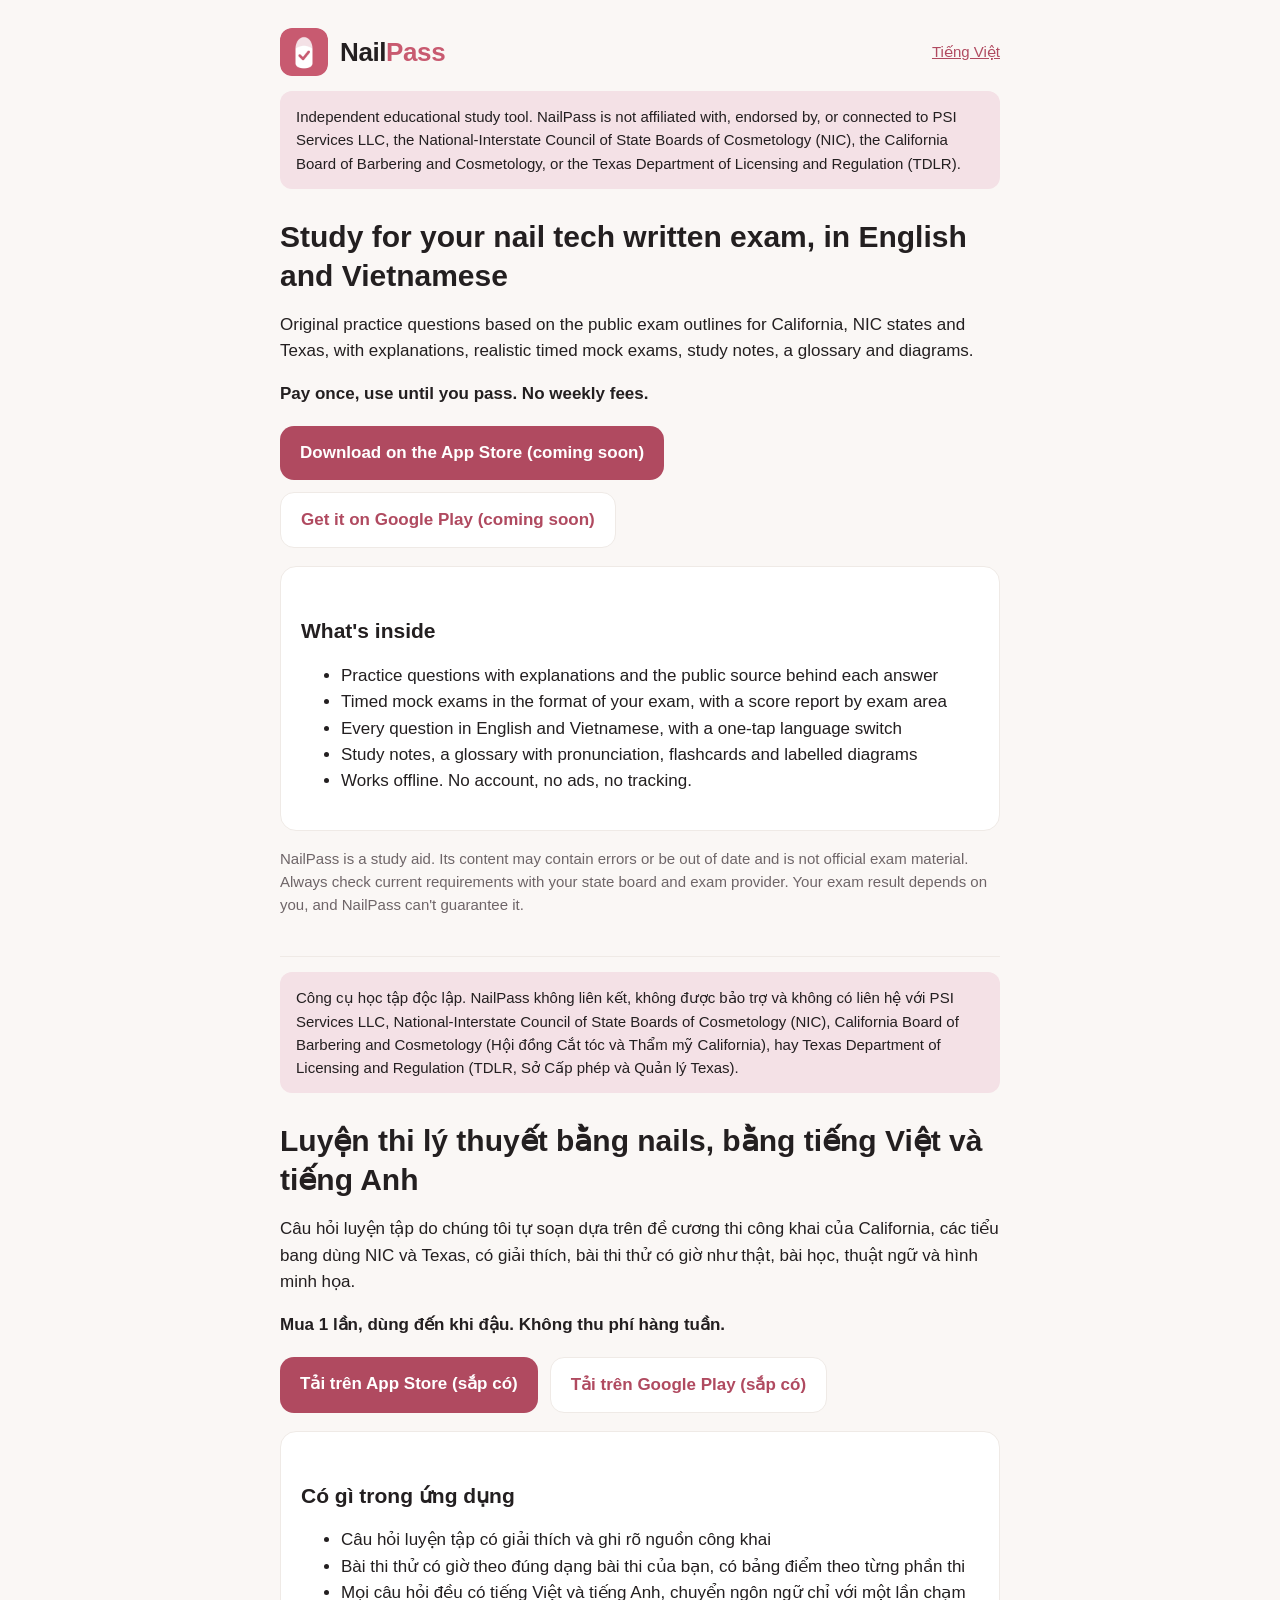
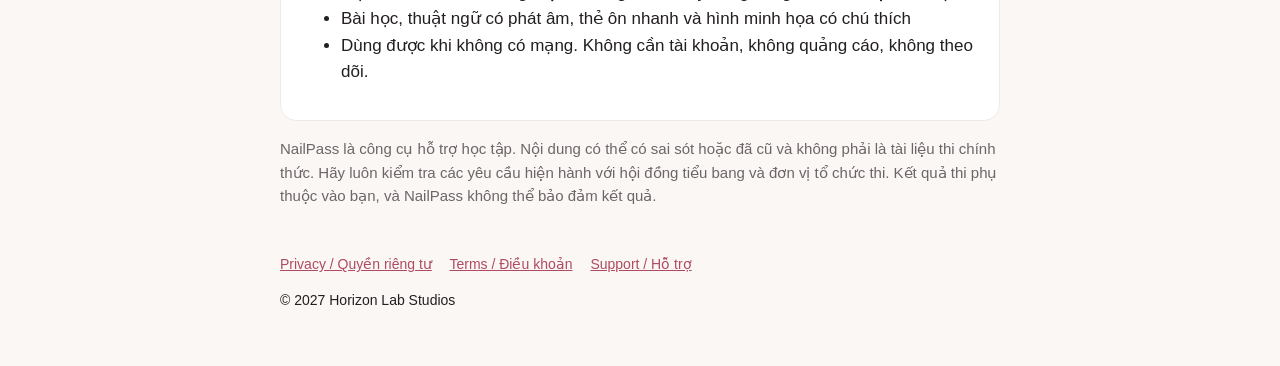
<file: index.html>
<!doctype html>
<html lang="en">
<head>
<meta charset="utf-8">
<meta name="viewport" content="width=device-width, initial-scale=1">
<title>NailPass: Nail Tech Exam Prep</title>
<meta name="description" content="Study for the nail technician written exam in English and Vietnamese. Practice questions, realistic mock exams and study notes. Independent study aid.">
<link rel="stylesheet" href="style.css">
<link rel="icon" href="icon.png">
</head>
<body>
<header>
  <img src="icon.png" alt="NailPass icon">
  <div class="wordmark">Nail<span>Pass</span></div>
  <nav class="lang"><a href="#vi" hreflang="vi">Tiếng Việt</a></nav>
</header>
<main>
  <section lang="en">
    <p class="notice">Independent educational study tool. NailPass is not affiliated with, endorsed by, or connected to PSI Services LLC, the National-Interstate Council of State Boards of Cosmetology (NIC), the California Board of Barbering and Cosmetology, or the Texas Department of Licensing and Regulation (TDLR).</p>
    <h1>Study for your nail tech written exam, in English and Vietnamese</h1>
    <p>Original practice questions based on the public exam outlines for California, NIC states and Texas, with explanations, realistic timed mock exams, study notes, a glossary and diagrams.</p>
    <p><strong>Pay once, use until you pass. No weekly fees.</strong></p>
    <div class="buttons">
      <a class="button" href="#" aria-disabled="true">Download on the App Store (coming soon)</a>
      <a class="button secondary" href="#" aria-disabled="true">Get it on Google Play (coming soon)</a>
    </div>
    <div class="card">
      <h2>What's inside</h2>
      <ul>
        <li>Practice questions with explanations and the public source behind each answer</li>
        <li>Timed mock exams in the format of your exam, with a score report by exam area</li>
        <li>Every question in English and Vietnamese, with a one-tap language switch</li>
        <li>Study notes, a glossary with pronunciation, flashcards and labelled diagrams</li>
        <li>Works offline. No account, no ads, no tracking.</li>
      </ul>
    </div>
    <p class="muted">NailPass is a study aid. Its content may contain errors or be out of date and is not official exam material. Always check current requirements with your state board and exam provider. Your exam result depends on you, and NailPass can't guarantee it.</p>
  </section>

  <section lang="vi" id="vi">
    <p class="notice">Công cụ học tập độc lập. NailPass không liên kết, không được bảo trợ và không có liên hệ với PSI Services LLC, National-Interstate Council of State Boards of Cosmetology (NIC), California Board of Barbering and Cosmetology (Hội đồng Cắt tóc và Thẩm mỹ California), hay Texas Department of Licensing and Regulation (TDLR, Sở Cấp phép và Quản lý Texas).</p>
    <h1>Luyện thi lý thuyết bằng nails, bằng tiếng Việt và tiếng Anh</h1>
    <p>Câu hỏi luyện tập do chúng tôi tự soạn dựa trên đề cương thi công khai của California, các tiểu bang dùng NIC và Texas, có giải thích, bài thi thử có giờ như thật, bài học, thuật ngữ và hình minh họa.</p>
    <p><strong>Mua 1 lần, dùng đến khi đậu. Không thu phí hàng tuần.</strong></p>
    <div class="buttons">
      <a class="button" href="#" aria-disabled="true">Tải trên App Store (sắp có)</a>
      <a class="button secondary" href="#" aria-disabled="true">Tải trên Google Play (sắp có)</a>
    </div>
    <div class="card">
      <h2>Có gì trong ứng dụng</h2>
      <ul>
        <li>Câu hỏi luyện tập có giải thích và ghi rõ nguồn công khai</li>
        <li>Bài thi thử có giờ theo đúng dạng bài thi của bạn, có bảng điểm theo từng phần thi</li>
        <li>Mọi câu hỏi đều có tiếng Việt và tiếng Anh, chuyển ngôn ngữ chỉ với một lần chạm</li>
        <li>Bài học, thuật ngữ có phát âm, thẻ ôn nhanh và hình minh họa có chú thích</li>
        <li>Dùng được khi không có mạng. Không cần tài khoản, không quảng cáo, không theo dõi.</li>
      </ul>
    </div>
    <p class="muted">NailPass là công cụ hỗ trợ học tập. Nội dung có thể có sai sót hoặc đã cũ và không phải là tài liệu thi chính thức. Hãy luôn kiểm tra các yêu cầu hiện hành với hội đồng tiểu bang và đơn vị tổ chức thi. Kết quả thi phụ thuộc vào bạn, và NailPass không thể bảo đảm kết quả.</p>
  </section>
</main>
<footer>
  <a href="privacy/">Privacy / Quyền riêng tư</a>
  <a href="terms/">Terms / Điều khoản</a>
  <a href="support/">Support / Hỗ trợ</a>
  <p>© 2027 Horizon Lab Studios</p>
</footer>
</body>
</html>
</file>
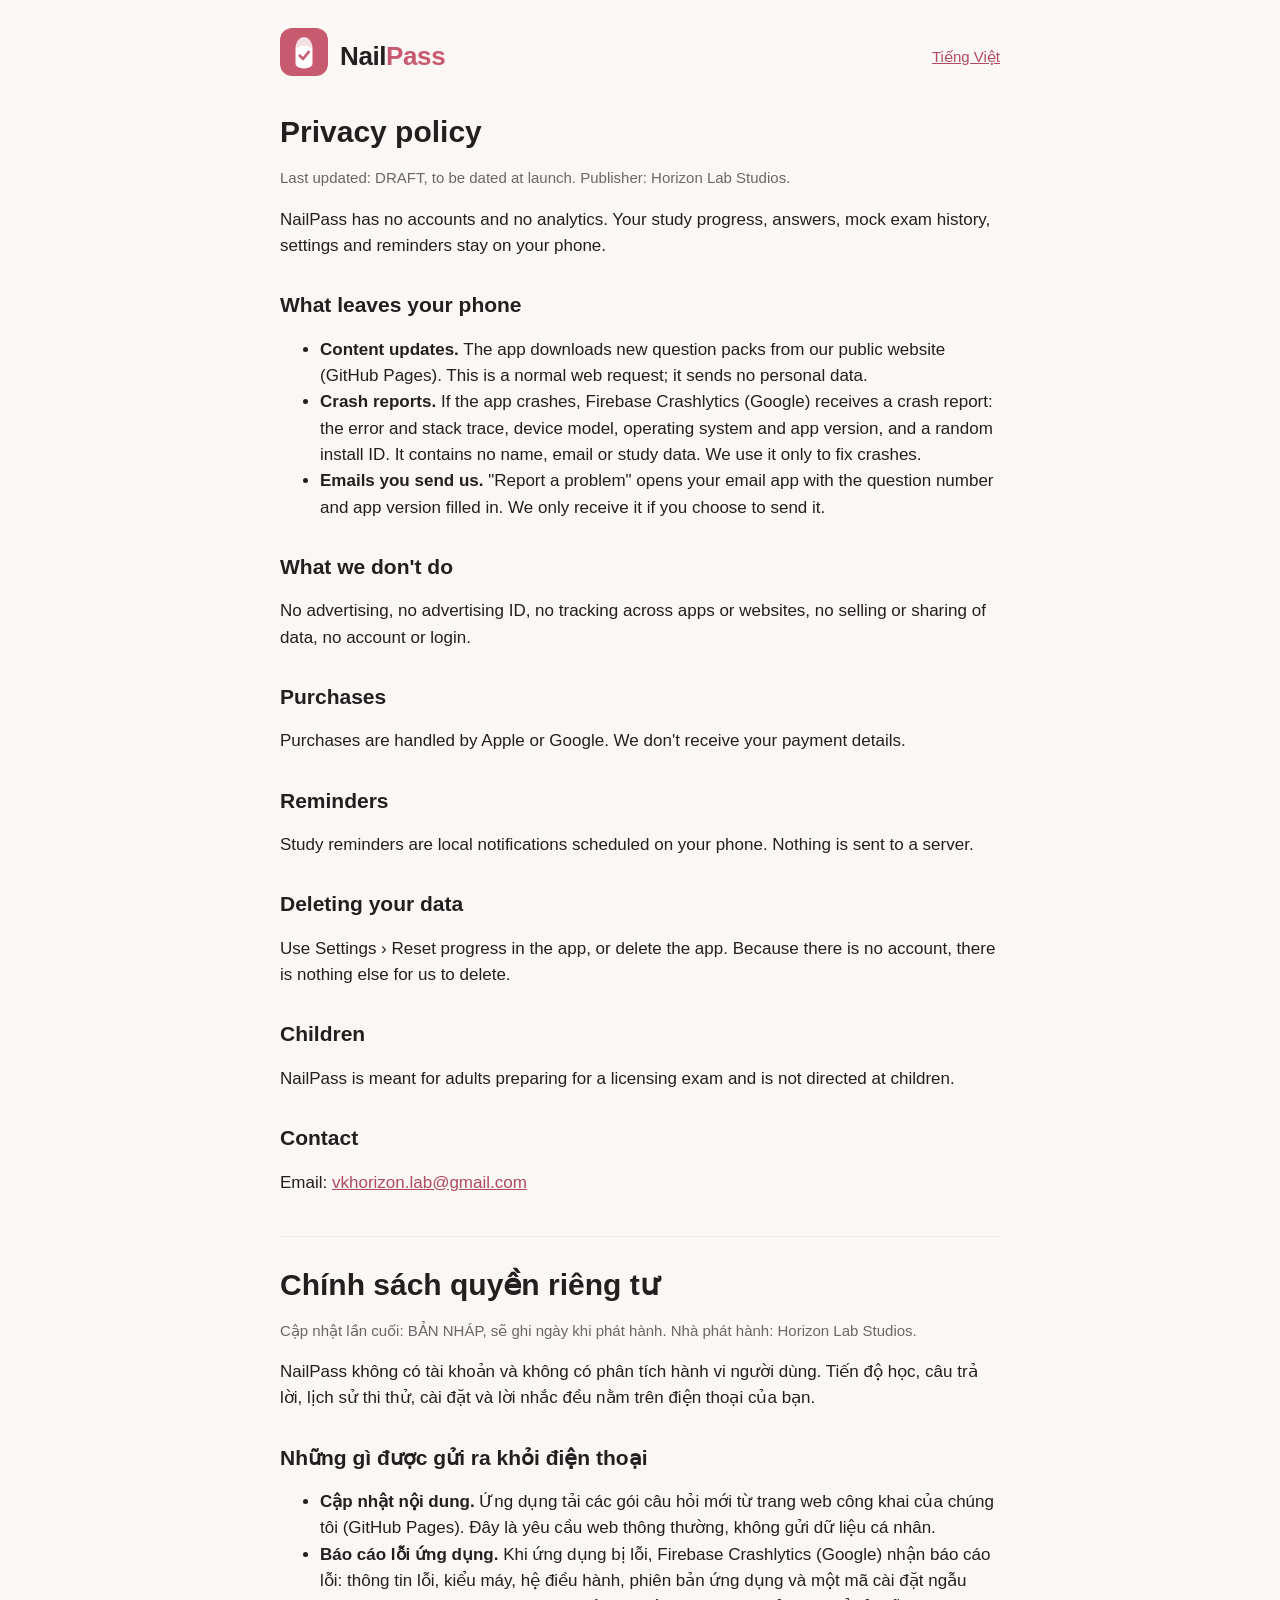
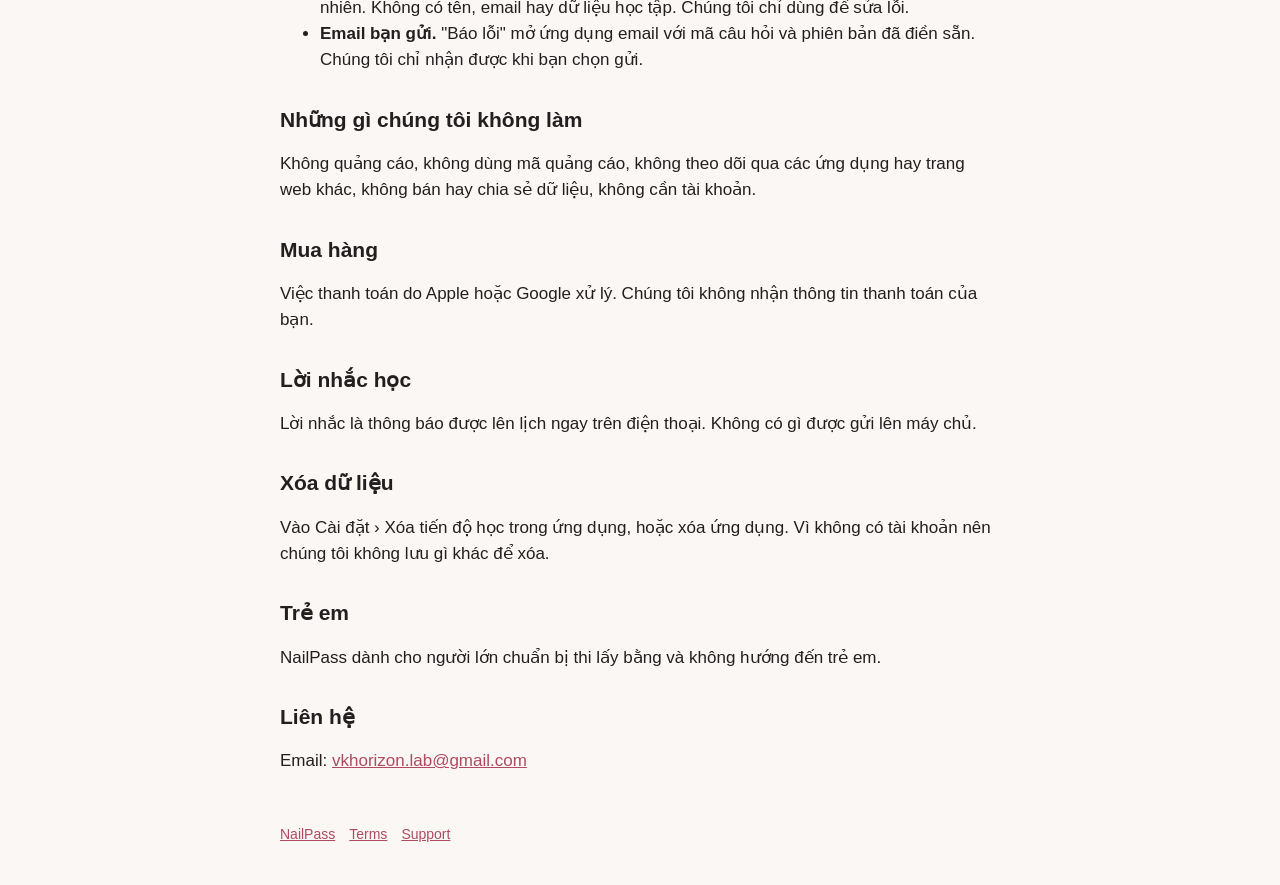
<file: privacy/index.html>
<!doctype html>
<html lang="en">
<head>
<meta charset="utf-8">
<meta name="viewport" content="width=device-width, initial-scale=1">
<title>NailPass privacy policy</title>
<link rel="stylesheet" href="../style.css">
<link rel="icon" href="../icon.png">
</head>
<body>
<header>
  <a href="../"><img src="../icon.png" alt="NailPass home"></a>
  <div class="wordmark">Nail<span>Pass</span></div>
  <nav class="lang"><a href="#vi" hreflang="vi">Tiếng Việt</a></nav>
</header>
<main>
<section lang="en">
  <h1>Privacy policy</h1>
  <p class="muted">Last updated: DRAFT, to be dated at launch. Publisher: Horizon Lab Studios.</p>
  <p>NailPass has no accounts and no analytics. Your study progress, answers, mock exam history, settings and reminders stay on your phone.</p>
  <h2>What leaves your phone</h2>
  <ul>
    <li><strong>Content updates.</strong> The app downloads new question packs from our public website (GitHub Pages). This is a normal web request; it sends no personal data.</li>
    <li><strong>Crash reports.</strong> If the app crashes, Firebase Crashlytics (Google) receives a crash report: the error and stack trace, device model, operating system and app version, and a random install ID. It contains no name, email or study data. We use it only to fix crashes.</li>
    <li><strong>Emails you send us.</strong> "Report a problem" opens your email app with the question number and app version filled in. We only receive it if you choose to send it.</li>
  </ul>
  <h2>What we don't do</h2>
  <p>No advertising, no advertising ID, no tracking across apps or websites, no selling or sharing of data, no account or login.</p>
  <h2>Purchases</h2>
  <p>Purchases are handled by Apple or Google. We don't receive your payment details.</p>
  <h2>Reminders</h2>
  <p>Study reminders are local notifications scheduled on your phone. Nothing is sent to a server.</p>
  <h2>Deleting your data</h2>
  <p>Use Settings › Reset progress in the app, or delete the app. Because there is no account, there is nothing else for us to delete.</p>
  <h2>Children</h2>
  <p>NailPass is meant for adults preparing for a licensing exam and is not directed at children.</p>
  <h2>Contact</h2>
  <p>Email: <a href="mailto:vkhorizon.lab@gmail.com">vkhorizon.lab@gmail.com</a></p>
</section>
<section lang="vi" id="vi">
  <h1>Chính sách quyền riêng tư</h1>
  <p class="muted">Cập nhật lần cuối: BẢN NHÁP, sẽ ghi ngày khi phát hành. Nhà phát hành: Horizon Lab Studios.</p>
  <p>NailPass không có tài khoản và không có phân tích hành vi người dùng. Tiến độ học, câu trả lời, lịch sử thi thử, cài đặt và lời nhắc đều nằm trên điện thoại của bạn.</p>
  <h2>Những gì được gửi ra khỏi điện thoại</h2>
  <ul>
    <li><strong>Cập nhật nội dung.</strong> Ứng dụng tải các gói câu hỏi mới từ trang web công khai của chúng tôi (GitHub Pages). Đây là yêu cầu web thông thường, không gửi dữ liệu cá nhân.</li>
    <li><strong>Báo cáo lỗi ứng dụng.</strong> Khi ứng dụng bị lỗi, Firebase Crashlytics (Google) nhận báo cáo lỗi: thông tin lỗi, kiểu máy, hệ điều hành, phiên bản ứng dụng và một mã cài đặt ngẫu nhiên. Không có tên, email hay dữ liệu học tập. Chúng tôi chỉ dùng để sửa lỗi.</li>
    <li><strong>Email bạn gửi.</strong> "Báo lỗi" mở ứng dụng email với mã câu hỏi và phiên bản đã điền sẵn. Chúng tôi chỉ nhận được khi bạn chọn gửi.</li>
  </ul>
  <h2>Những gì chúng tôi không làm</h2>
  <p>Không quảng cáo, không dùng mã quảng cáo, không theo dõi qua các ứng dụng hay trang web khác, không bán hay chia sẻ dữ liệu, không cần tài khoản.</p>
  <h2>Mua hàng</h2>
  <p>Việc thanh toán do Apple hoặc Google xử lý. Chúng tôi không nhận thông tin thanh toán của bạn.</p>
  <h2>Lời nhắc học</h2>
  <p>Lời nhắc là thông báo được lên lịch ngay trên điện thoại. Không có gì được gửi lên máy chủ.</p>
  <h2>Xóa dữ liệu</h2>
  <p>Vào Cài đặt › Xóa tiến độ học trong ứng dụng, hoặc xóa ứng dụng. Vì không có tài khoản nên chúng tôi không lưu gì khác để xóa.</p>
  <h2>Trẻ em</h2>
  <p>NailPass dành cho người lớn chuẩn bị thi lấy bằng và không hướng đến trẻ em.</p>
  <h2>Liên hệ</h2>
  <p>Email: <a href="mailto:vkhorizon.lab@gmail.com">vkhorizon.lab@gmail.com</a></p>
</section>
</main>
<footer><a href="../">NailPass</a><a href="../terms/">Terms</a><a href="../support/">Support</a></footer>
</body>
</html>
</file>
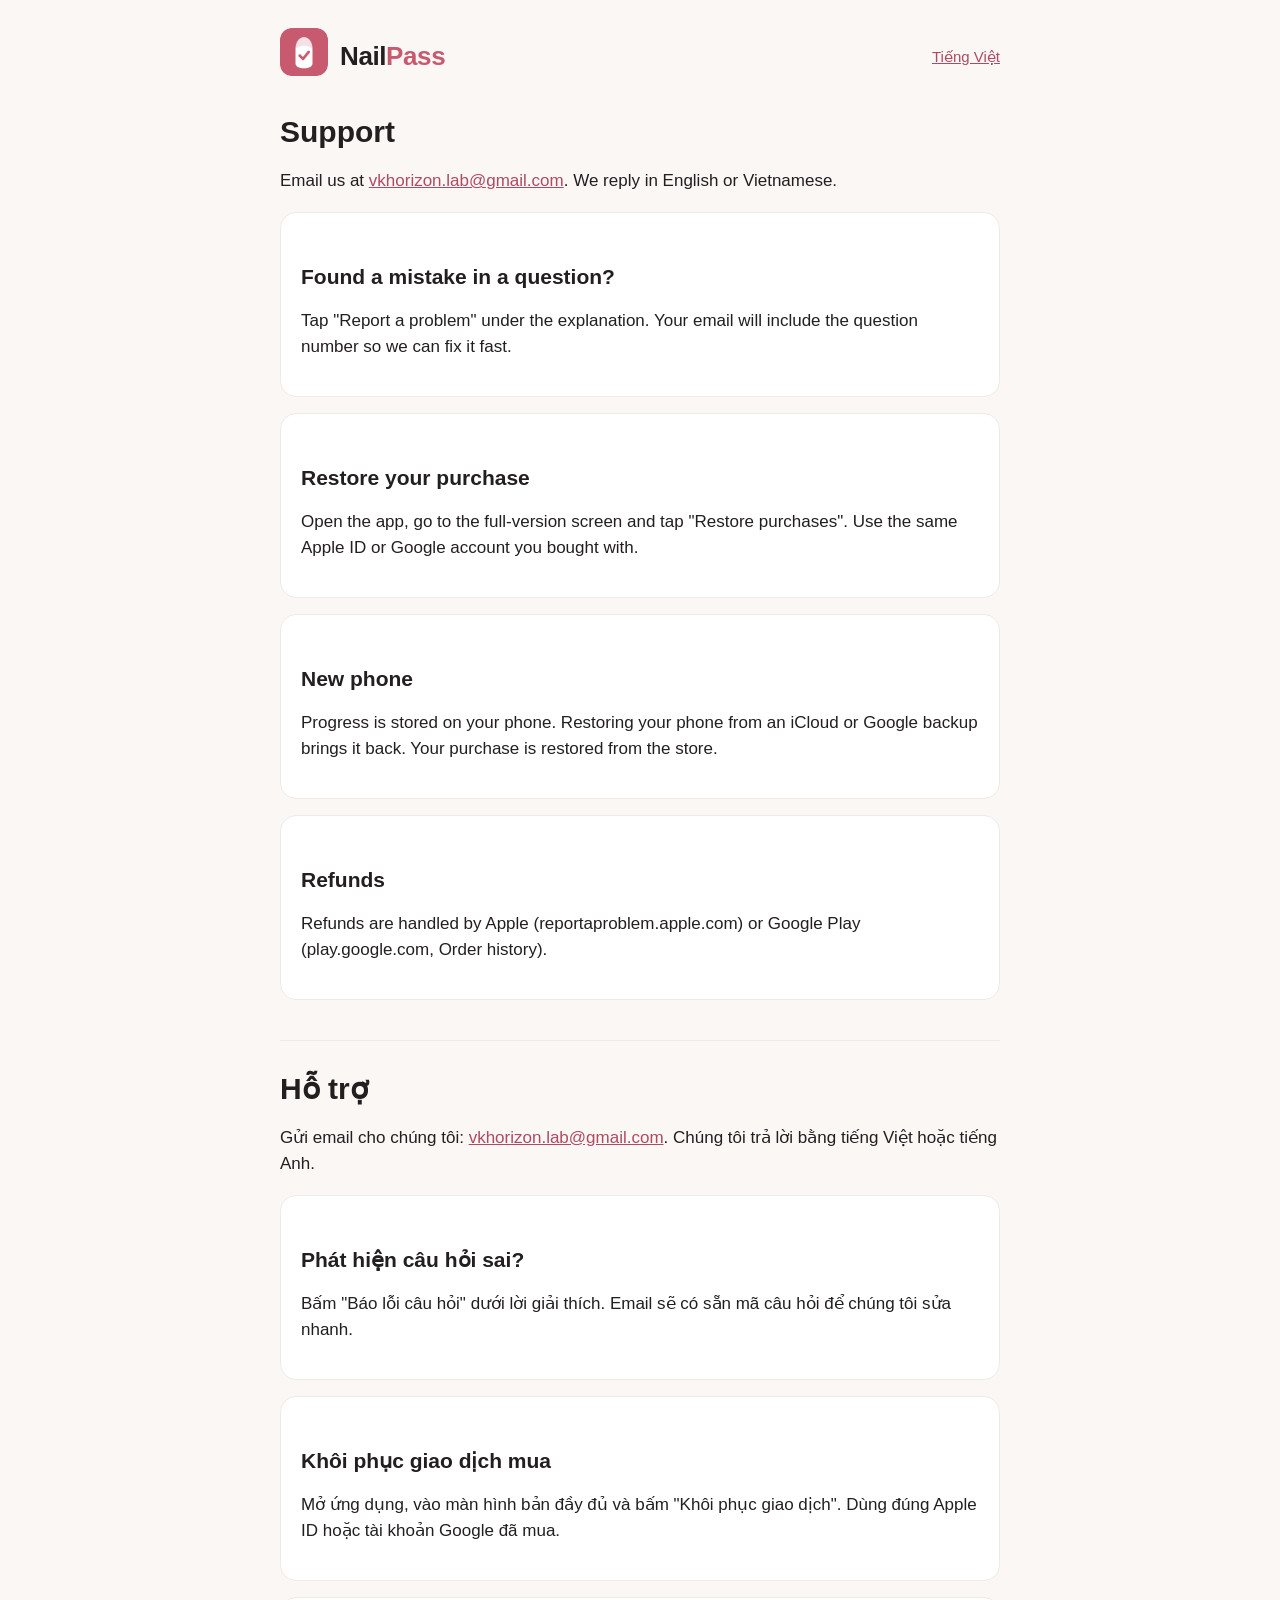
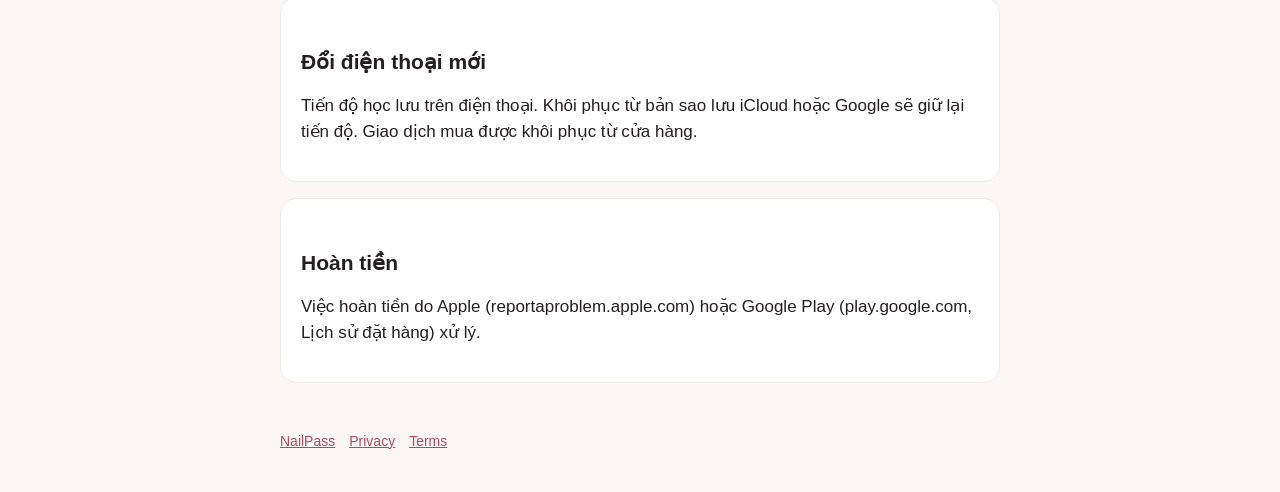
<file: support/index.html>
<!doctype html>
<html lang="en">
<head>
<meta charset="utf-8">
<meta name="viewport" content="width=device-width, initial-scale=1">
<title>NailPass support</title>
<link rel="stylesheet" href="../style.css">
<link rel="icon" href="../icon.png">
</head>
<body>
<header>
  <a href="../"><img src="../icon.png" alt="NailPass home"></a>
  <div class="wordmark">Nail<span>Pass</span></div>
  <nav class="lang"><a href="#vi" hreflang="vi">Tiếng Việt</a></nav>
</header>
<main>
<section lang="en">
  <h1>Support</h1>
  <p>Email us at <a href="mailto:vkhorizon.lab@gmail.com">vkhorizon.lab@gmail.com</a>. We reply in English or Vietnamese.</p>
  <div class="card">
    <h2>Found a mistake in a question?</h2>
    <p>Tap "Report a problem" under the explanation. Your email will include the question number so we can fix it fast.</p>
  </div>
  <div class="card">
    <h2>Restore your purchase</h2>
    <p>Open the app, go to the full-version screen and tap "Restore purchases". Use the same Apple ID or Google account you bought with.</p>
  </div>
  <div class="card">
    <h2>New phone</h2>
    <p>Progress is stored on your phone. Restoring your phone from an iCloud or Google backup brings it back. Your purchase is restored from the store.</p>
  </div>
  <div class="card">
    <h2>Refunds</h2>
    <p>Refunds are handled by Apple (reportaproblem.apple.com) or Google Play (play.google.com, Order history).</p>
  </div>
</section>
<section lang="vi" id="vi">
  <h1>Hỗ trợ</h1>
  <p>Gửi email cho chúng tôi: <a href="mailto:vkhorizon.lab@gmail.com">vkhorizon.lab@gmail.com</a>. Chúng tôi trả lời bằng tiếng Việt hoặc tiếng Anh.</p>
  <div class="card">
    <h2>Phát hiện câu hỏi sai?</h2>
    <p>Bấm "Báo lỗi câu hỏi" dưới lời giải thích. Email sẽ có sẵn mã câu hỏi để chúng tôi sửa nhanh.</p>
  </div>
  <div class="card">
    <h2>Khôi phục giao dịch mua</h2>
    <p>Mở ứng dụng, vào màn hình bản đầy đủ và bấm "Khôi phục giao dịch". Dùng đúng Apple ID hoặc tài khoản Google đã mua.</p>
  </div>
  <div class="card">
    <h2>Đổi điện thoại mới</h2>
    <p>Tiến độ học lưu trên điện thoại. Khôi phục từ bản sao lưu iCloud hoặc Google sẽ giữ lại tiến độ. Giao dịch mua được khôi phục từ cửa hàng.</p>
  </div>
  <div class="card">
    <h2>Hoàn tiền</h2>
    <p>Việc hoàn tiền do Apple (reportaproblem.apple.com) hoặc Google Play (play.google.com, Lịch sử đặt hàng) xử lý.</p>
  </div>
</section>
</main>
<footer><a href="../">NailPass</a><a href="../privacy/">Privacy</a><a href="../terms/">Terms</a></footer>
</body>
</html>
</file>
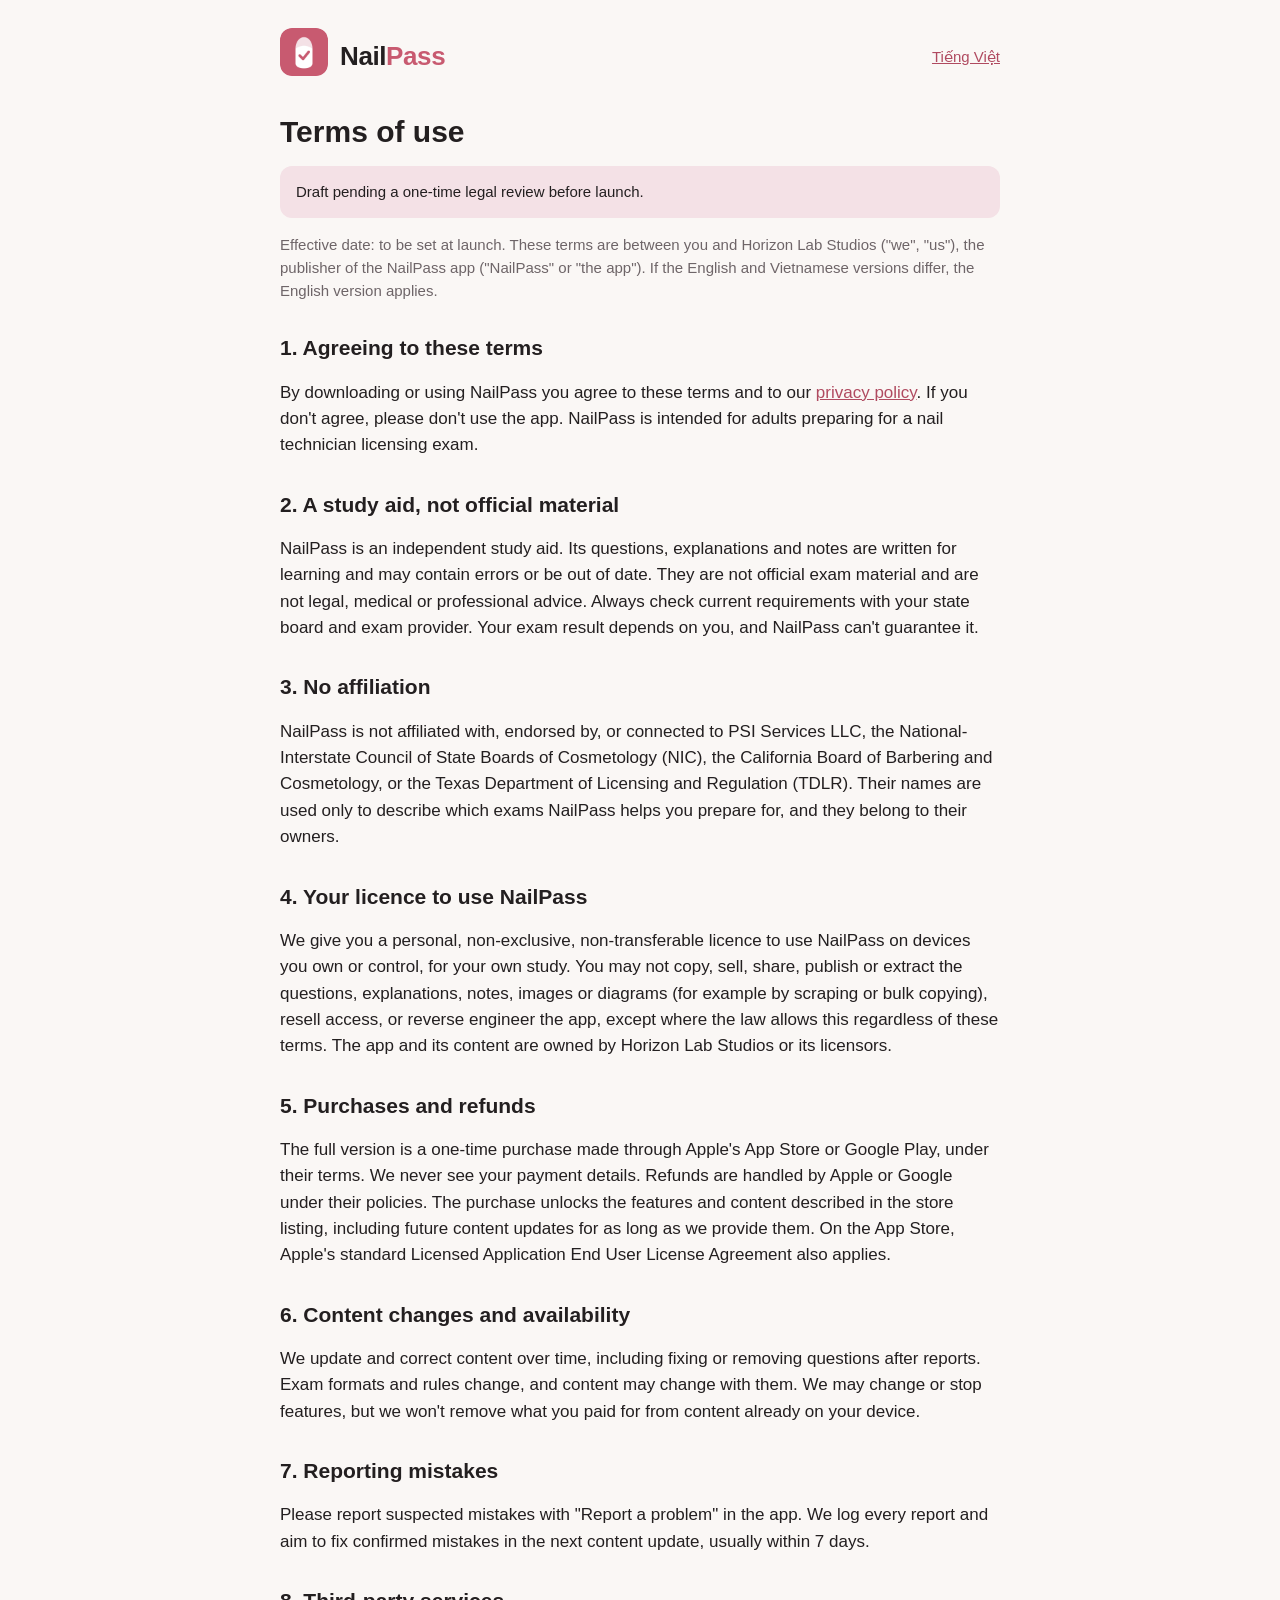
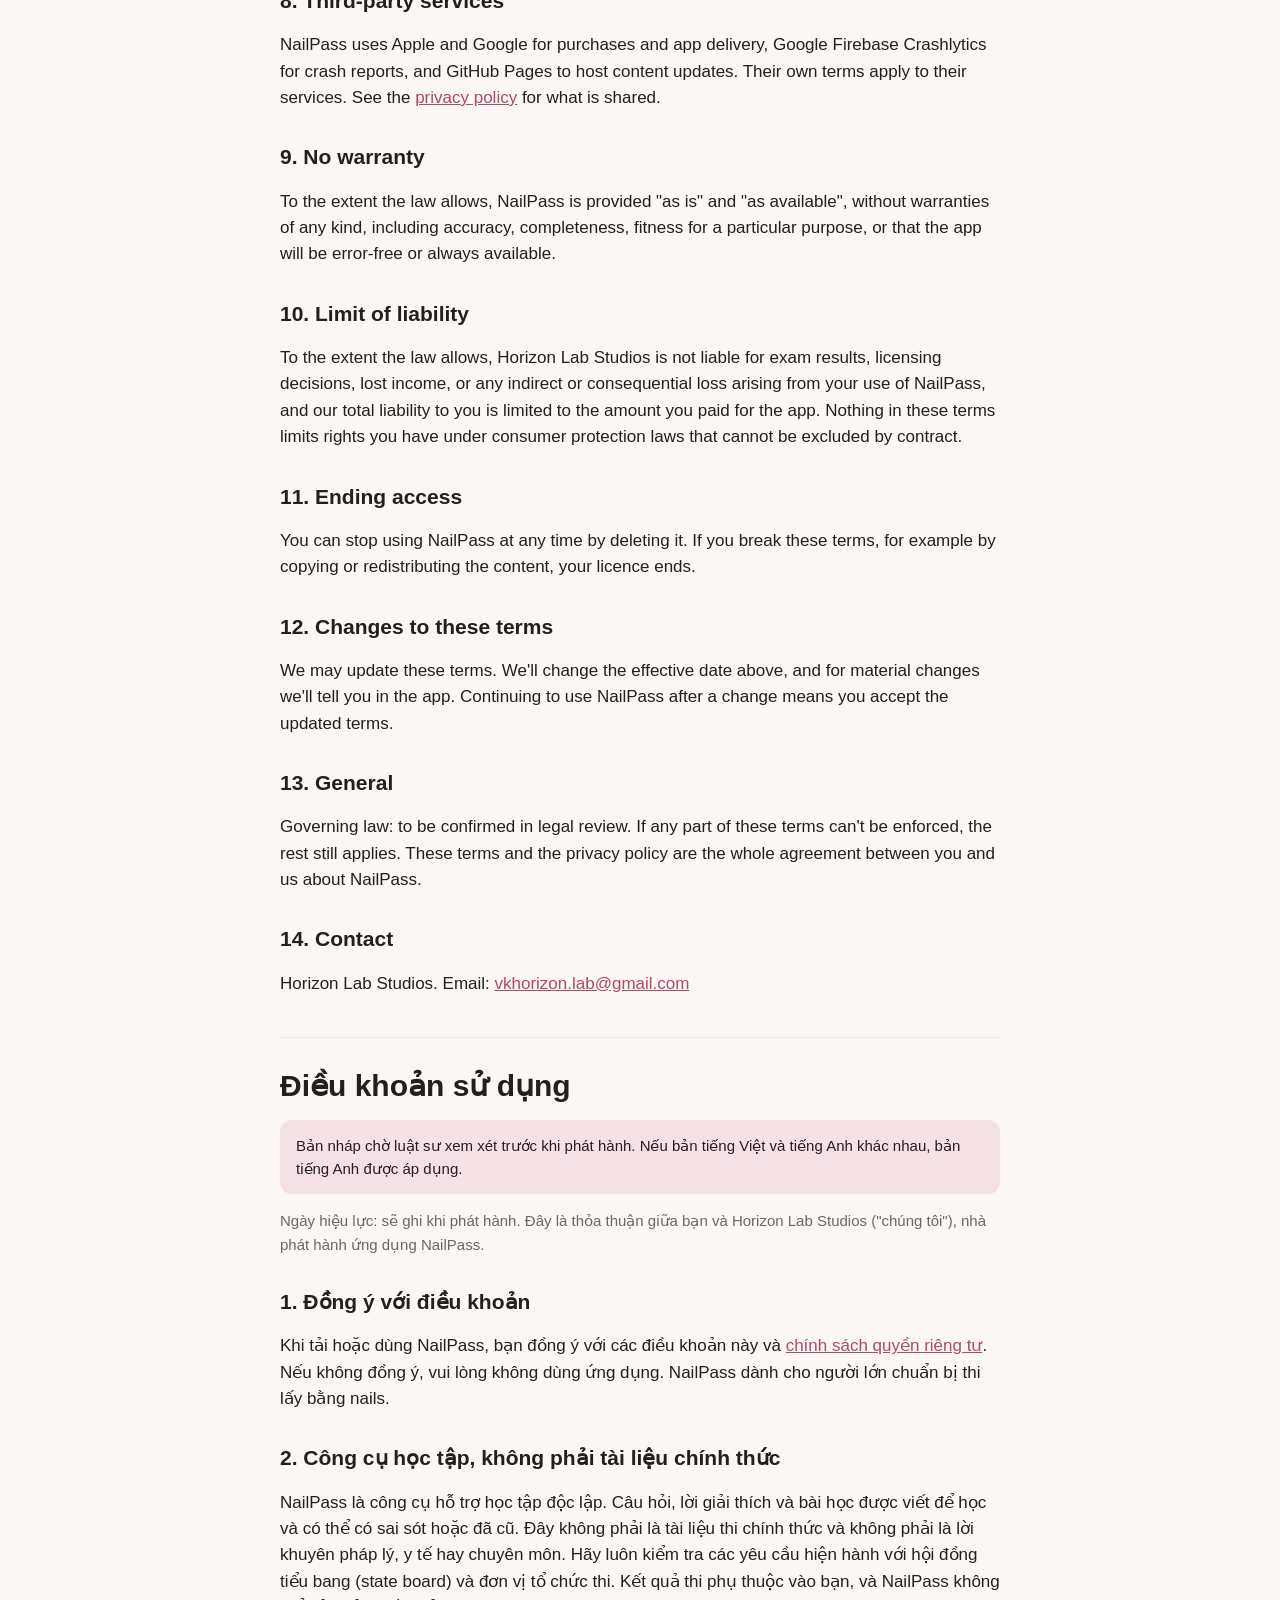
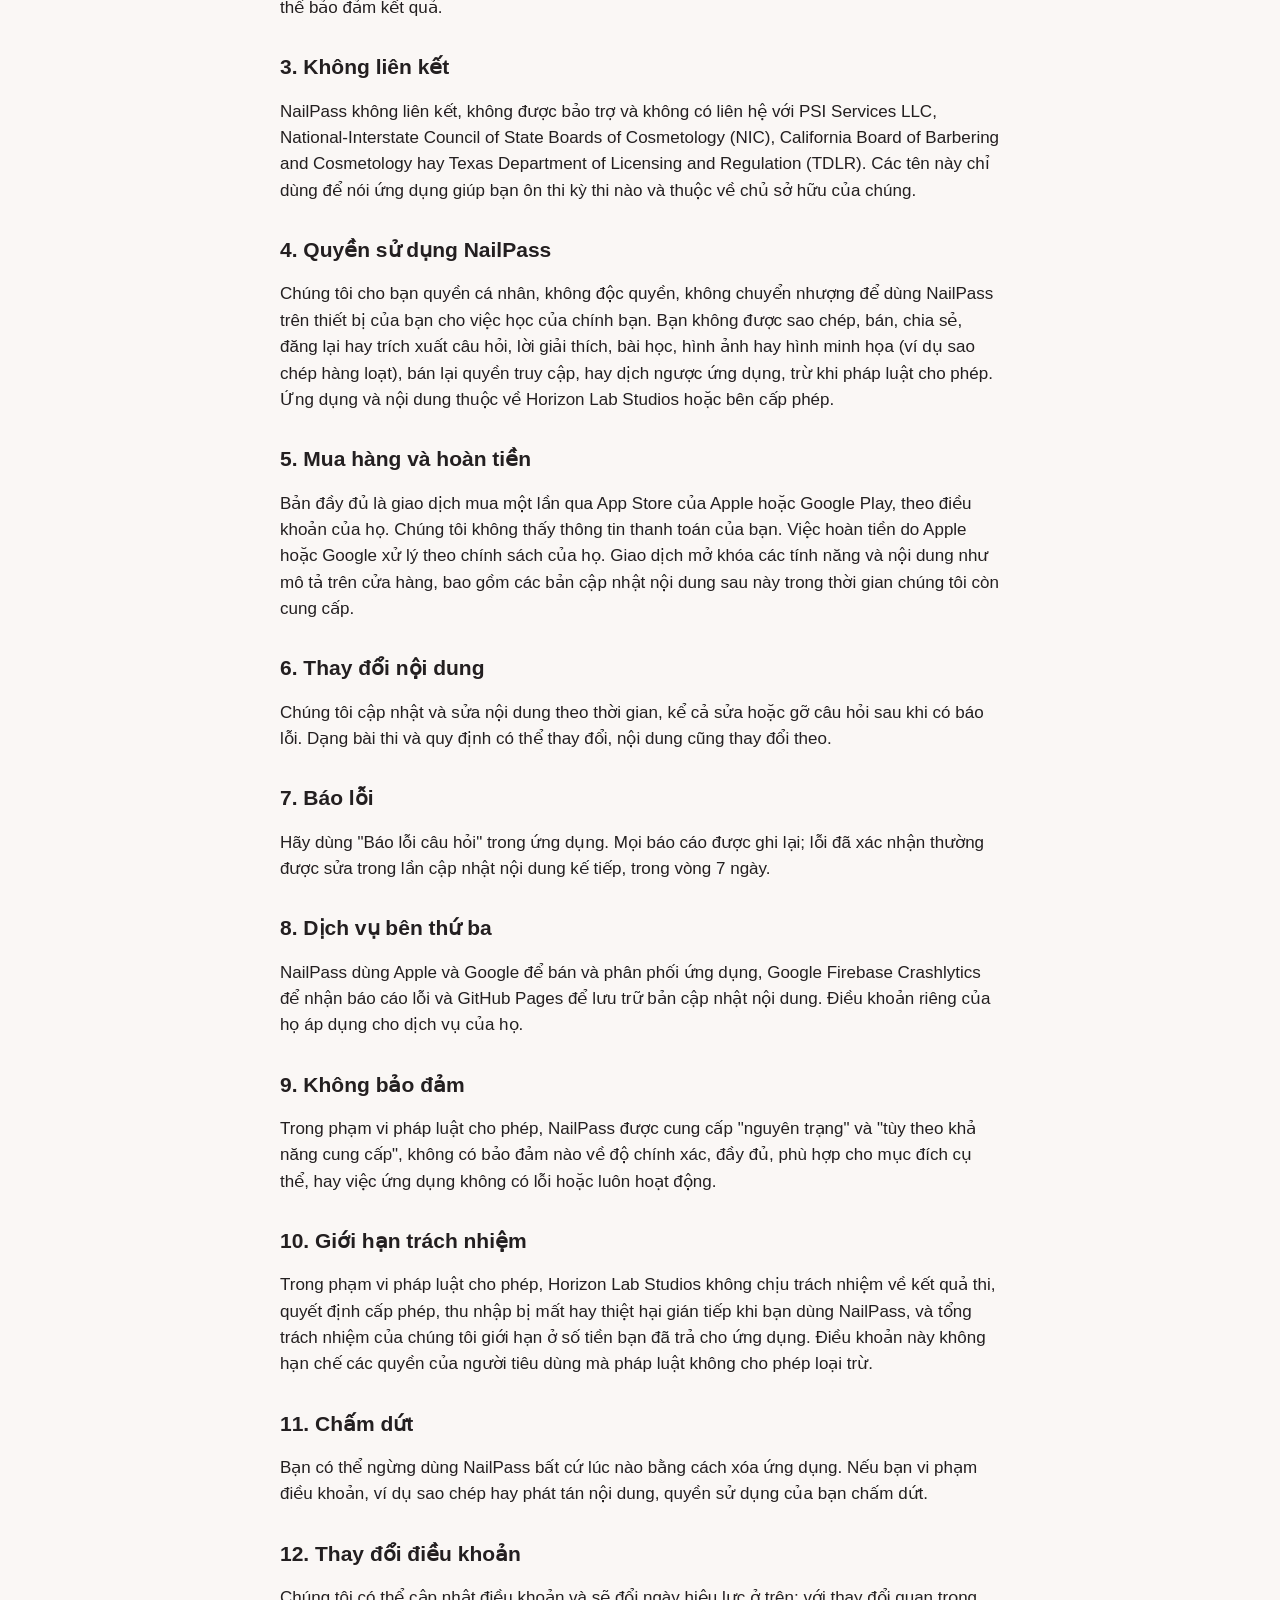
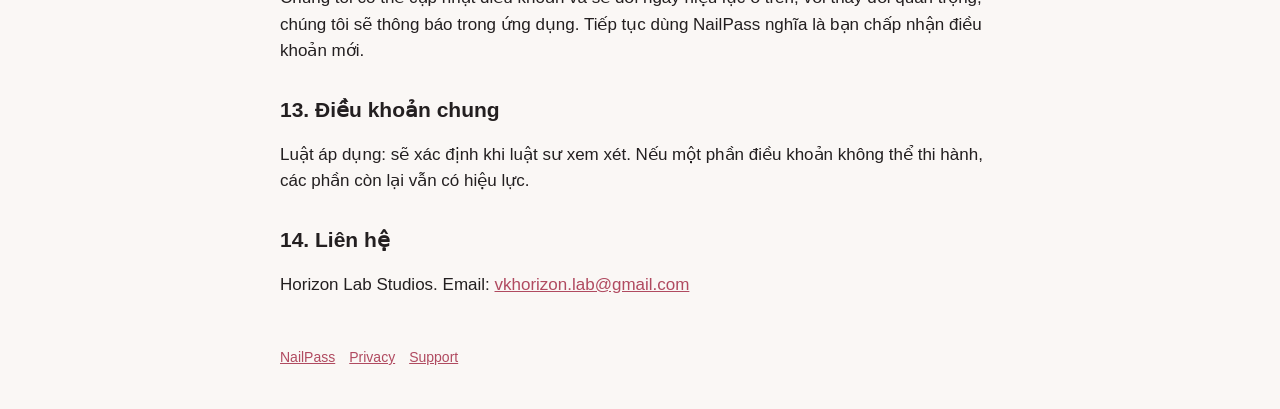
<file: terms/index.html>
<!doctype html>
<html lang="en">
<head>
<meta charset="utf-8">
<meta name="viewport" content="width=device-width, initial-scale=1">
<title>NailPass terms of use</title>
<link rel="stylesheet" href="../style.css">
<link rel="icon" href="../icon.png">
</head>
<body>
<header>
  <a href="../"><img src="../icon.png" alt="NailPass home"></a>
  <div class="wordmark">Nail<span>Pass</span></div>
  <nav class="lang"><a href="#vi" hreflang="vi">Tiếng Việt</a></nav>
</header>
<main>
<section lang="en">
  <h1>Terms of use</h1>
  <p class="notice">Draft pending a one-time legal review before launch.</p>
  <p class="muted">Effective date: to be set at launch. These terms are between you and Horizon Lab Studios ("we", "us"), the publisher of the NailPass app ("NailPass" or "the app"). If the English and Vietnamese versions differ, the English version applies.</p>

  <h2>1. Agreeing to these terms</h2>
  <p>By downloading or using NailPass you agree to these terms and to our <a href="../privacy/">privacy policy</a>. If you don't agree, please don't use the app. NailPass is intended for adults preparing for a nail technician licensing exam.</p>

  <h2>2. A study aid, not official material</h2>
  <p>NailPass is an independent study aid. Its questions, explanations and notes are written for learning and may contain errors or be out of date. They are not official exam material and are not legal, medical or professional advice. Always check current requirements with your state board and exam provider. Your exam result depends on you, and NailPass can't guarantee it.</p>

  <h2>3. No affiliation</h2>
  <p>NailPass is not affiliated with, endorsed by, or connected to PSI Services LLC, the National-Interstate Council of State Boards of Cosmetology (NIC), the California Board of Barbering and Cosmetology, or the Texas Department of Licensing and Regulation (TDLR). Their names are used only to describe which exams NailPass helps you prepare for, and they belong to their owners.</p>

  <h2>4. Your licence to use NailPass</h2>
  <p>We give you a personal, non-exclusive, non-transferable licence to use NailPass on devices you own or control, for your own study. You may not copy, sell, share, publish or extract the questions, explanations, notes, images or diagrams (for example by scraping or bulk copying), resell access, or reverse engineer the app, except where the law allows this regardless of these terms. The app and its content are owned by Horizon Lab Studios or its licensors.</p>

  <h2>5. Purchases and refunds</h2>
  <p>The full version is a one-time purchase made through Apple's App Store or Google Play, under their terms. We never see your payment details. Refunds are handled by Apple or Google under their policies. The purchase unlocks the features and content described in the store listing, including future content updates for as long as we provide them. On the App Store, Apple's standard Licensed Application End User License Agreement also applies.</p>

  <h2>6. Content changes and availability</h2>
  <p>We update and correct content over time, including fixing or removing questions after reports. Exam formats and rules change, and content may change with them. We may change or stop features, but we won't remove what you paid for from content already on your device.</p>

  <h2>7. Reporting mistakes</h2>
  <p>Please report suspected mistakes with "Report a problem" in the app. We log every report and aim to fix confirmed mistakes in the next content update, usually within 7 days.</p>

  <h2>8. Third-party services</h2>
  <p>NailPass uses Apple and Google for purchases and app delivery, Google Firebase Crashlytics for crash reports, and GitHub Pages to host content updates. Their own terms apply to their services. See the <a href="../privacy/">privacy policy</a> for what is shared.</p>

  <h2>9. No warranty</h2>
  <p>To the extent the law allows, NailPass is provided "as is" and "as available", without warranties of any kind, including accuracy, completeness, fitness for a particular purpose, or that the app will be error-free or always available.</p>

  <h2>10. Limit of liability</h2>
  <p>To the extent the law allows, Horizon Lab Studios is not liable for exam results, licensing decisions, lost income, or any indirect or consequential loss arising from your use of NailPass, and our total liability to you is limited to the amount you paid for the app. Nothing in these terms limits rights you have under consumer protection laws that cannot be excluded by contract.</p>

  <h2>11. Ending access</h2>
  <p>You can stop using NailPass at any time by deleting it. If you break these terms, for example by copying or redistributing the content, your licence ends.</p>

  <h2>12. Changes to these terms</h2>
  <p>We may update these terms. We'll change the effective date above, and for material changes we'll tell you in the app. Continuing to use NailPass after a change means you accept the updated terms.</p>

  <h2>13. General</h2>
  <p>Governing law: to be confirmed in legal review. If any part of these terms can't be enforced, the rest still applies. These terms and the privacy policy are the whole agreement between you and us about NailPass.</p>

  <h2>14. Contact</h2>
  <p>Horizon Lab Studios. Email: <a href="mailto:vkhorizon.lab@gmail.com">vkhorizon.lab@gmail.com</a></p>
</section>

<section lang="vi" id="vi">
  <h1>Điều khoản sử dụng</h1>
  <p class="notice">Bản nháp chờ luật sư xem xét trước khi phát hành. Nếu bản tiếng Việt và tiếng Anh khác nhau, bản tiếng Anh được áp dụng.</p>
  <p class="muted">Ngày hiệu lực: sẽ ghi khi phát hành. Đây là thỏa thuận giữa bạn và Horizon Lab Studios ("chúng tôi"), nhà phát hành ứng dụng NailPass.</p>

  <h2>1. Đồng ý với điều khoản</h2>
  <p>Khi tải hoặc dùng NailPass, bạn đồng ý với các điều khoản này và <a href="../privacy/">chính sách quyền riêng tư</a>. Nếu không đồng ý, vui lòng không dùng ứng dụng. NailPass dành cho người lớn chuẩn bị thi lấy bằng nails.</p>

  <h2>2. Công cụ học tập, không phải tài liệu chính thức</h2>
  <p>NailPass là công cụ hỗ trợ học tập độc lập. Câu hỏi, lời giải thích và bài học được viết để học và có thể có sai sót hoặc đã cũ. Đây không phải là tài liệu thi chính thức và không phải là lời khuyên pháp lý, y tế hay chuyên môn. Hãy luôn kiểm tra các yêu cầu hiện hành với hội đồng tiểu bang (state board) và đơn vị tổ chức thi. Kết quả thi phụ thuộc vào bạn, và NailPass không thể bảo đảm kết quả.</p>

  <h2>3. Không liên kết</h2>
  <p>NailPass không liên kết, không được bảo trợ và không có liên hệ với PSI Services LLC, National-Interstate Council of State Boards of Cosmetology (NIC), California Board of Barbering and Cosmetology hay Texas Department of Licensing and Regulation (TDLR). Các tên này chỉ dùng để nói ứng dụng giúp bạn ôn thi kỳ thi nào và thuộc về chủ sở hữu của chúng.</p>

  <h2>4. Quyền sử dụng NailPass</h2>
  <p>Chúng tôi cho bạn quyền cá nhân, không độc quyền, không chuyển nhượng để dùng NailPass trên thiết bị của bạn cho việc học của chính bạn. Bạn không được sao chép, bán, chia sẻ, đăng lại hay trích xuất câu hỏi, lời giải thích, bài học, hình ảnh hay hình minh họa (ví dụ sao chép hàng loạt), bán lại quyền truy cập, hay dịch ngược ứng dụng, trừ khi pháp luật cho phép. Ứng dụng và nội dung thuộc về Horizon Lab Studios hoặc bên cấp phép.</p>

  <h2>5. Mua hàng và hoàn tiền</h2>
  <p>Bản đầy đủ là giao dịch mua một lần qua App Store của Apple hoặc Google Play, theo điều khoản của họ. Chúng tôi không thấy thông tin thanh toán của bạn. Việc hoàn tiền do Apple hoặc Google xử lý theo chính sách của họ. Giao dịch mở khóa các tính năng và nội dung như mô tả trên cửa hàng, bao gồm các bản cập nhật nội dung sau này trong thời gian chúng tôi còn cung cấp.</p>

  <h2>6. Thay đổi nội dung</h2>
  <p>Chúng tôi cập nhật và sửa nội dung theo thời gian, kể cả sửa hoặc gỡ câu hỏi sau khi có báo lỗi. Dạng bài thi và quy định có thể thay đổi, nội dung cũng thay đổi theo.</p>

  <h2>7. Báo lỗi</h2>
  <p>Hãy dùng "Báo lỗi câu hỏi" trong ứng dụng. Mọi báo cáo được ghi lại; lỗi đã xác nhận thường được sửa trong lần cập nhật nội dung kế tiếp, trong vòng 7 ngày.</p>

  <h2>8. Dịch vụ bên thứ ba</h2>
  <p>NailPass dùng Apple và Google để bán và phân phối ứng dụng, Google Firebase Crashlytics để nhận báo cáo lỗi và GitHub Pages để lưu trữ bản cập nhật nội dung. Điều khoản riêng của họ áp dụng cho dịch vụ của họ.</p>

  <h2>9. Không bảo đảm</h2>
  <p>Trong phạm vi pháp luật cho phép, NailPass được cung cấp "nguyên trạng" và "tùy theo khả năng cung cấp", không có bảo đảm nào về độ chính xác, đầy đủ, phù hợp cho mục đích cụ thể, hay việc ứng dụng không có lỗi hoặc luôn hoạt động.</p>

  <h2>10. Giới hạn trách nhiệm</h2>
  <p>Trong phạm vi pháp luật cho phép, Horizon Lab Studios không chịu trách nhiệm về kết quả thi, quyết định cấp phép, thu nhập bị mất hay thiệt hại gián tiếp khi bạn dùng NailPass, và tổng trách nhiệm của chúng tôi giới hạn ở số tiền bạn đã trả cho ứng dụng. Điều khoản này không hạn chế các quyền của người tiêu dùng mà pháp luật không cho phép loại trừ.</p>

  <h2>11. Chấm dứt</h2>
  <p>Bạn có thể ngừng dùng NailPass bất cứ lúc nào bằng cách xóa ứng dụng. Nếu bạn vi phạm điều khoản, ví dụ sao chép hay phát tán nội dung, quyền sử dụng của bạn chấm dứt.</p>

  <h2>12. Thay đổi điều khoản</h2>
  <p>Chúng tôi có thể cập nhật điều khoản và sẽ đổi ngày hiệu lực ở trên; với thay đổi quan trọng, chúng tôi sẽ thông báo trong ứng dụng. Tiếp tục dùng NailPass nghĩa là bạn chấp nhận điều khoản mới.</p>

  <h2>13. Điều khoản chung</h2>
  <p>Luật áp dụng: sẽ xác định khi luật sư xem xét. Nếu một phần điều khoản không thể thi hành, các phần còn lại vẫn có hiệu lực.</p>

  <h2>14. Liên hệ</h2>
  <p>Horizon Lab Studios. Email: <a href="mailto:vkhorizon.lab@gmail.com">vkhorizon.lab@gmail.com</a></p>
</section>
</main>
<footer><a href="../">NailPass</a><a href="../privacy/">Privacy</a><a href="../support/">Support</a></footer>
</body>
</html>
</file>
<file: style.css>
/* NailPass site — plain CSS, no tracking, no external requests. Colours from spec §4. */
:root {
  --bg: #FAF7F5; --surface: #FFFFFF; --border: #EFEAE6; --rose: #C85A70; --primary: #B04A60;
  --soft: #F4E1E6; --text: #231F20; --muted: #6E6568;
}
* { box-sizing: border-box; }
html { -webkit-text-size-adjust: 100%; }
body {
  margin: 0; background: var(--bg); color: var(--text);
  font: 17px/1.55 "Be Vietnam Pro", -apple-system, BlinkMacSystemFont, "Segoe UI", Roboto, "Helvetica Neue", Arial, sans-serif;
}
main, header, footer { max-width: 760px; margin: 0 auto; padding: 0 20px; }
header { display: flex; align-items: center; gap: 12px; padding-top: 28px; }
header img { width: 48px; height: 48px; border-radius: 12px; }
.wordmark { font-weight: 700; font-size: 26px; letter-spacing: -0.4px; }
.wordmark span { color: var(--rose); }
nav.lang { margin-left: auto; font-size: 15px; }
nav.lang a { color: var(--primary); }
h1 { font-size: 30px; line-height: 1.3; margin: 28px 0 8px; }
h2 { font-size: 21px; line-height: 1.35; margin: 32px 0 8px; }
p, li { color: var(--text); }
.muted { color: var(--muted); font-size: 15px; }
.card { background: var(--surface); border: 1.2px solid var(--border); border-radius: 16px; padding: 18px 20px; margin: 16px 0; }
.notice { background: var(--soft); border-radius: 12px; padding: 14px 16px; font-size: 15px; }
.buttons { display: flex; flex-wrap: wrap; gap: 12px; margin: 18px 0; }
.button { display: inline-block; padding: 14px 20px; border-radius: 14px; background: var(--primary); color: #fff;
  text-decoration: none; font-weight: 600; min-height: 48px; }
.button.secondary { background: var(--surface); color: var(--primary); border: 1.2px solid var(--border); }
a { color: var(--primary); }
.shots { display: grid; grid-template-columns: repeat(auto-fit, minmax(180px, 1fr)); gap: 12px; }
.shots img { width: 100%; border-radius: 16px; border: 1.2px solid var(--border); }
footer { padding: 32px 20px 40px; font-size: 14px; color: var(--muted); }
footer a { margin-right: 14px; }
section[lang="vi"] { border-top: 1.2px solid var(--border); margin-top: 40px; }
</file>
